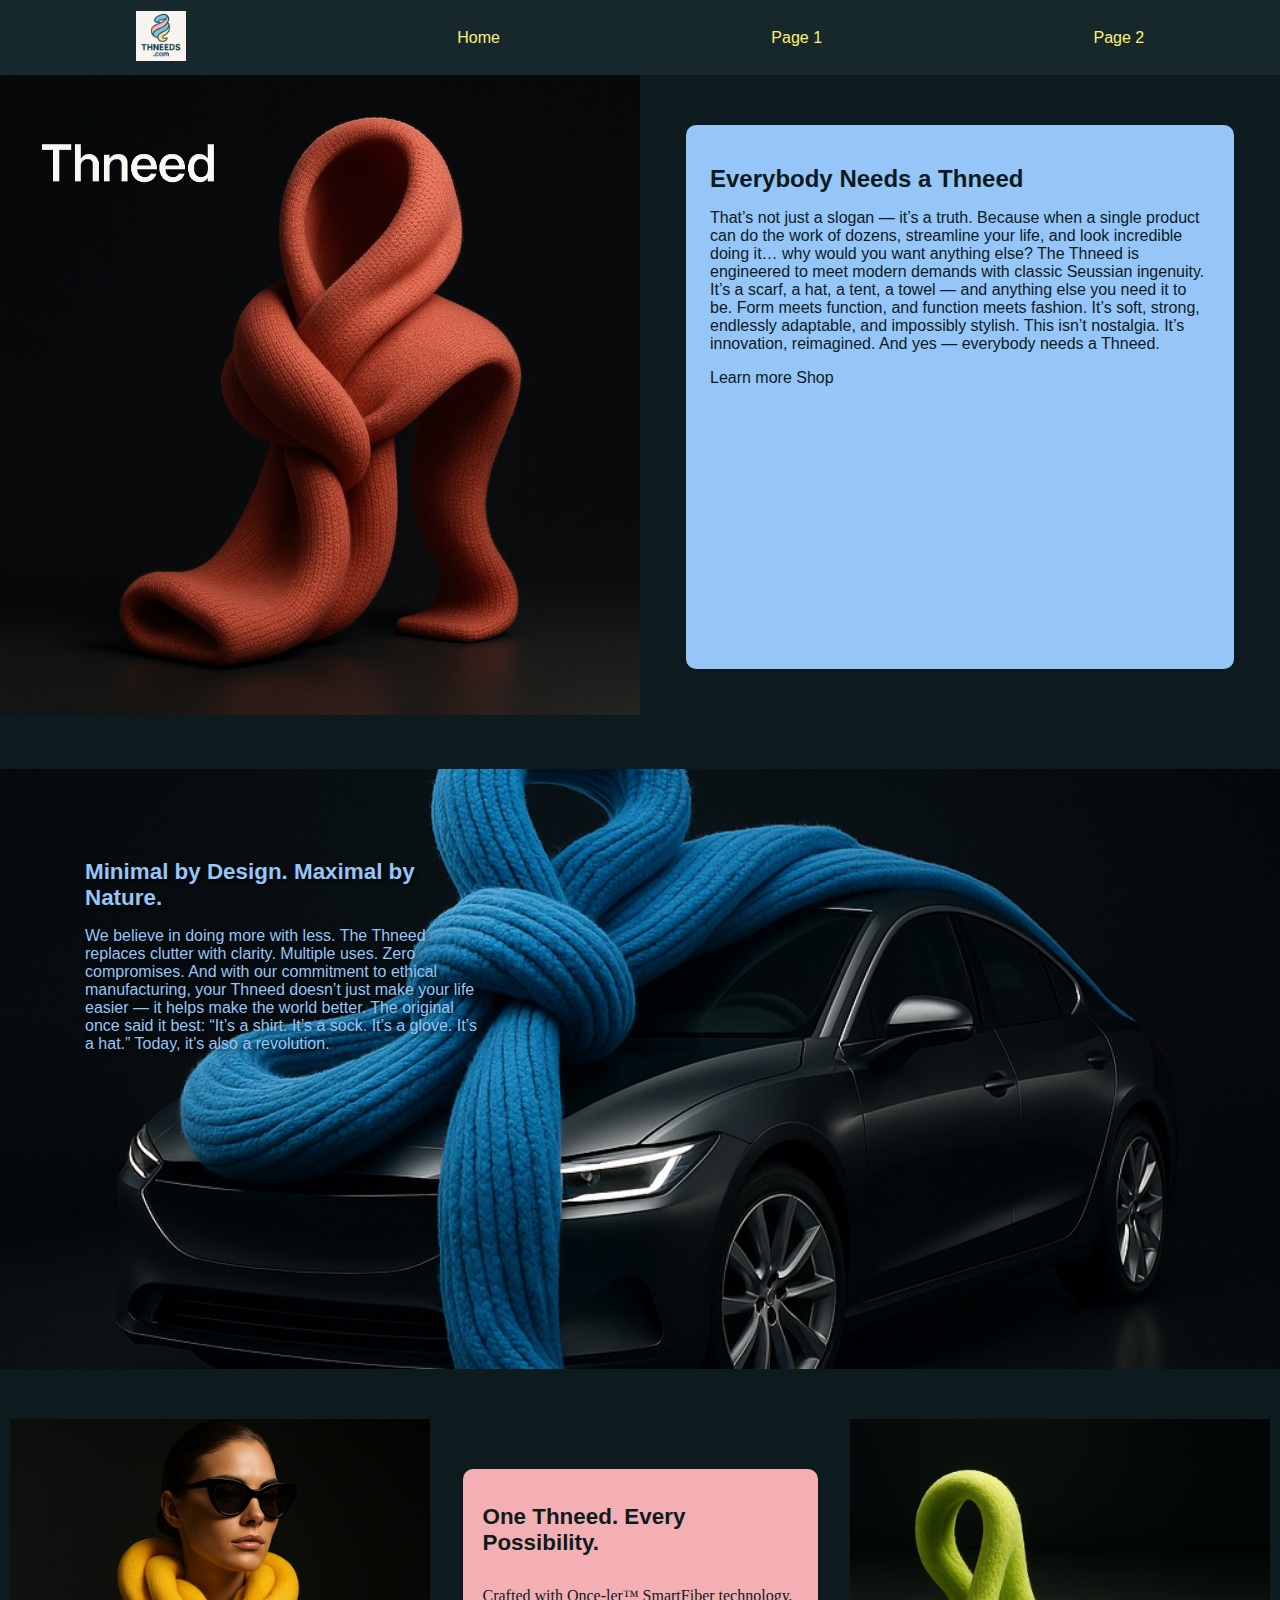
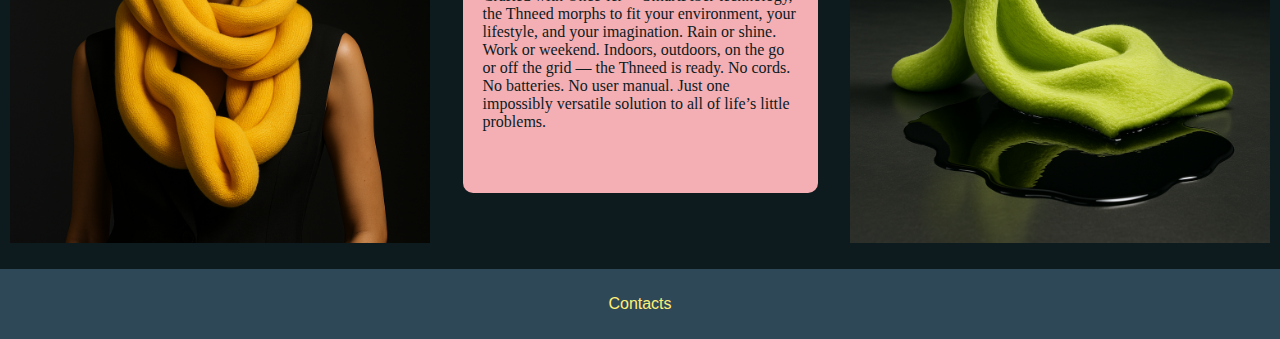
<file: index.html>
<!DOCTYPE html>
<html lang="en">
    <style>
        .third {
            display: block;
        margin: 10px;
    height: 200px;}
        .third img{
            width: 100%;
            height: 100%;
        }
        .mid_box{
            padding: 10px;
        }
        
    </style>
<head>
    <meta charset="UTF-8">
    <meta name="viewport" content="width=device-width, initial-scale=1.0">
    <title>Thneed</title>
    <link rel="stylesheet" href="style/style.css">
</head>
<body>
    <div>
        <header>
            <nav>
                <p id="logo_link" href="index.html">
                    <img class="logo" src="images/logo.jpeg" alt="THNEEDS LOGO">
                </p>
                <a href="index.html">Home</a>
                <a href="page_1.html">Page 1</a>
                <a href="page_2.html">Page 2</a>
            </nav>
        </header>
        <main>
            <div class="first">
                <div>
                    <img class="thneed" src="images/Thneed promo.jpeg">
                </div>
                <div class="thneed_box">
                    <h1 id="thneed_title">Everybody Needs a Thneed</h1>
                    <p id="thneed_paragraph">That’s not just a slogan — it’s a truth.
                    Because when a single product can do the work of dozens, streamline your life, and look incredible doing it… why would you want anything else?
                    The Thneed is engineered to meet modern demands with classic Seussian ingenuity. It’s a scarf, a hat, a tent, a towel — and anything else you need it to be. Form meets function, and function meets fashion. It’s soft, strong, endlessly adaptable, and impossibly stylish.
                    This isn’t nostalgia. It’s innovation, reimagined.
                    And yes — everybody needs a Thneed.
                    </p>

                    <a class="learn_more" href="page_1">Learn more</a>
                    <a class="Shop" href="page_2">Shop</a>
                </div>
            </div>

            <div class="second">    
                <div class="car_box">
                    <h1 id="car_title">Minimal by Design. Maximal by Nature.</h1>
                    <p id="car_paragraph">
                        We believe in doing more with less. The Thneed replaces clutter with clarity. Multiple uses. Zero compromises. And with our commitment to ethical manufacturing, your Thneed doesn’t just make your life easier — it helps make the world better.
                        The original once said it best:
                        “It’s a shirt. It’s a sock. It’s a glove. It’s a hat.”
                        Today, it’s also a revolution.
                    </p>
                </div>
            </div>
                
            <div class="third">
                <div>
                    <img class="fashion" src="images/fashion.jpeg" alt="thneed on person">
                </div>
                <div class="mid_box">
                    <h1 id="mid_title">One Thneed. Every Possibility.</h1>
                    <p id="mid_paragraph">
                        Crafted with Once-ler™ SmartFiber technology, the Thneed morphs to fit your environment, your lifestyle, and your imagination. Rain or shine. Work or weekend. Indoors, outdoors, on the go or off the grid — the Thneed is ready.
                        No cords. No batteries. No user manual.
                        Just one impossibly versatile solution to all of life’s little problems.
                    </p>
                </div>
                <div>
                <img class="oil" src="images/oil.jpeg" alt="thneed in oil">
                </div>
            </div>
        </main>

        <footer>
            <p>Contacts</p>
        </footer>
    </div>



</body>
</html>
</file>
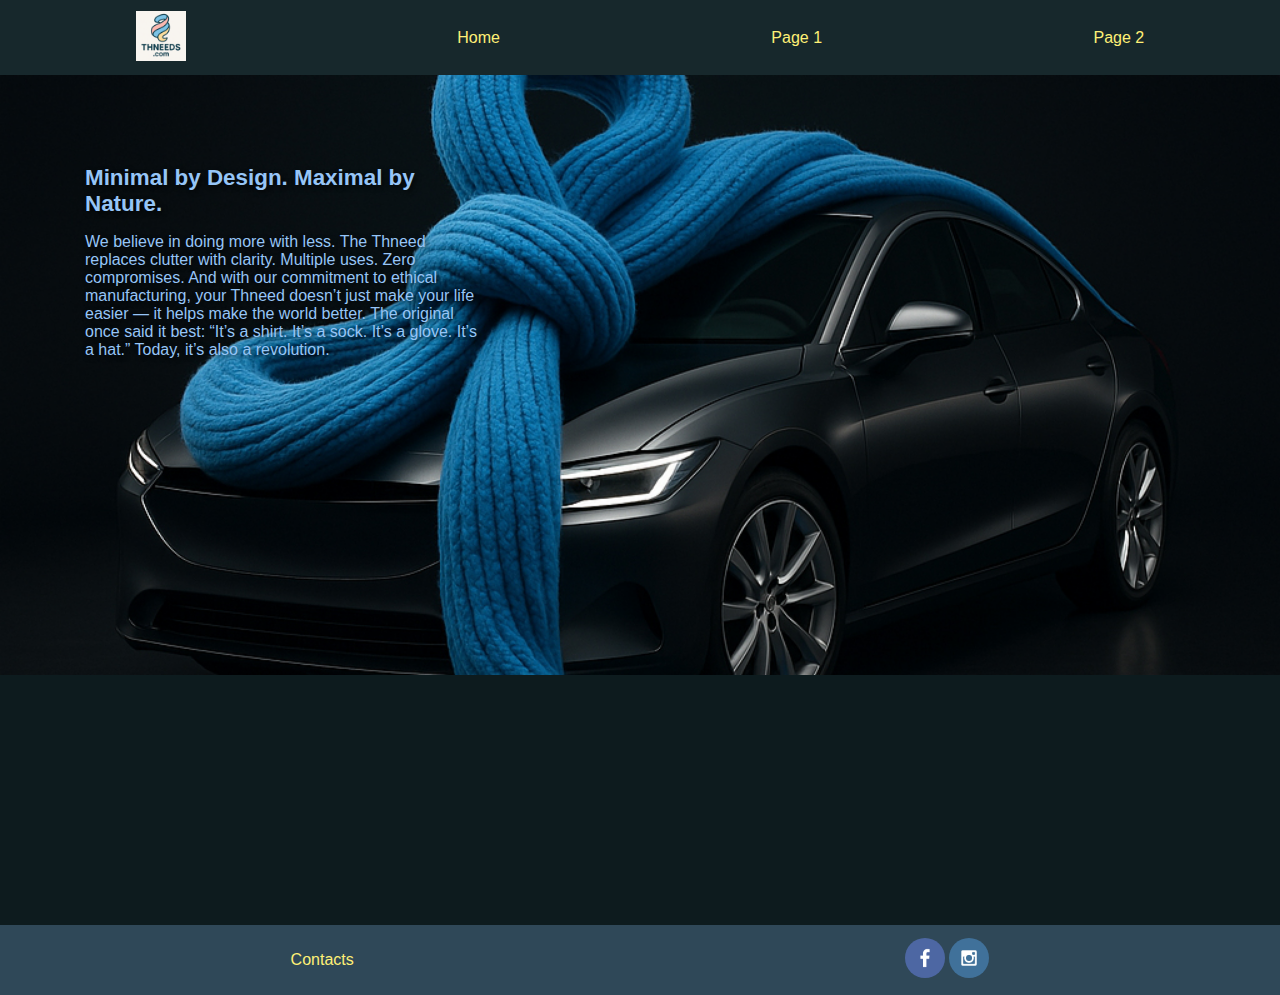
<file: page_1.html>
<!DOCTYPE html>
<html lang="en">
    <style>
        .third {
            display: block;
            margin: 10px;
            height: 200px;
        }
        .third img{
            width: 100%;
            height: 100%;
        }

        .mid_box{
            padding: 10px;
        }

    </style>
<head>
    <meta charset="UTF-8">
    <meta name="viewport" content="width=device-width, initial-scale=1.0">
    <title>Thneed</title>
    <link rel="stylesheet" href="style/style.css">
</head>
<body>
    <div>
        <header>
            <nav>
                <p id="logo_link" href="index.html">
                    <img class="logo" src="images/logo.jpeg" alt="THNEEDS LOGO">
                </p>
                <a href="index.html">Home</a>
                <a href="page_1.html">Page 1</a>
                <a href="page_2.html">Page 2</a>
            </nav>
        </header>
        <main>
            
            <div class="second">    
                <div class="car_box">
                    <h1 id="car_title">Minimal by Design. Maximal by Nature.</h1>
                    <p id="car_paragraph">
                        We believe in doing more with less. The Thneed replaces clutter with clarity. Multiple uses. Zero compromises. And with our commitment to ethical manufacturing, your Thneed doesn’t just make your life easier — it helps make the world better.
                        The original once said it best:
                        “It’s a shirt. It’s a sock. It’s a glove. It’s a hat.”
                        Today, it’s also a revolution.
                    </p>
                </div>
            </div>


        <footer>
            <p>Contacts</p>
            <div class="social">
                <a href="https://facebook.com" target="_blank"></a>
                <img src="images/facebook.png" alt="fb icon">
            </a>
            <a href="https://instagram.com" target="_blank"></a>
                <img src="images/instagram.png" alt="ig icon">
        </footer>
    </div>



</body>
</html>
</file>
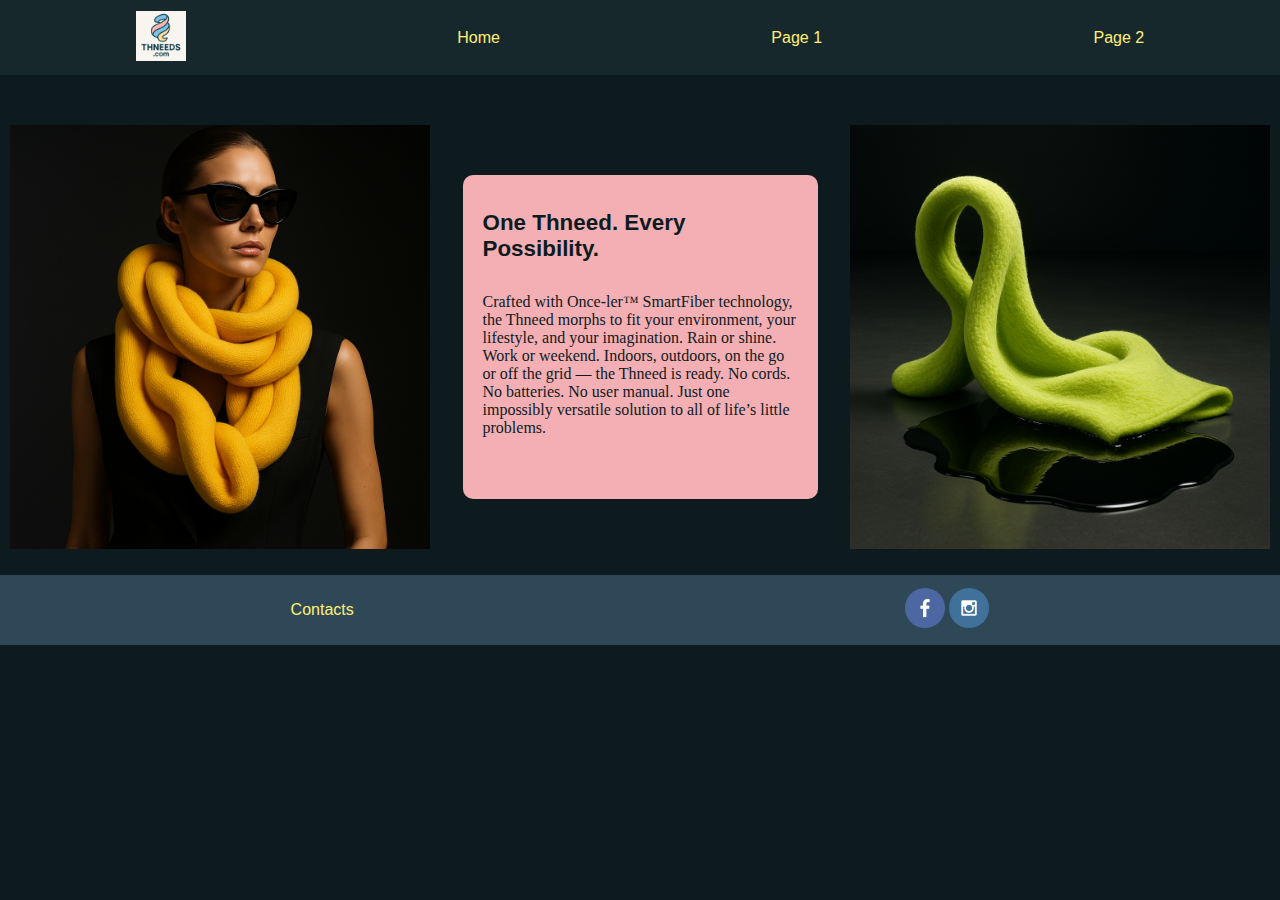
<file: page_2.html>
<!DOCTYPE html>
<html lang="en">
    <style>
        .third {
            display: block;
            margin: 10px;
            height: 200px;
        }
        .third img{
            width: 100%;
            height: 100%;
        }

        .mid_box{
            padding: 10px;
        }

    </style>
<head>
    <meta charset="UTF-8">
    <meta name="viewport" content="width=device-width, initial-scale=1.0">
    <title>Thneed</title>
    <link rel="stylesheet" href="style/style.css">
</head>
<body>
    <div>
        <header>
            <nav>
                <p id="logo_link" href="index.html">
                    <img class="logo" src="images/logo.jpeg" alt="THNEEDS LOGO">
                </p>
                <a href="index.html">Home</a>
                <a href="page_1.html">Page 1</a>
                <a href="page_2.html">Page 2</a>
            </nav>
        </header>
        <main>

            <div class="third">
                <div>
                    <img class="fashion" src="images/fashion.jpeg" alt="thneed on person">
                </div>
                <div class="mid_box">
                    <h1 id="mid_title">One Thneed. Every Possibility.</h1>
                    <p id="mid_paragraph">
                        Crafted with Once-ler™ SmartFiber technology, the Thneed morphs to fit your environment, your lifestyle, and your imagination. Rain or shine. Work or weekend. Indoors, outdoors, on the go or off the grid — the Thneed is ready.
                        No cords. No batteries. No user manual.
                        Just one impossibly versatile solution to all of life’s little problems.
                    </p>
                </div>
                <div>
                <img class="oil" src="images/oil.jpeg" alt="thneed in oil">
                </div>
            </div>
        </main>

        <footer>
            <p>Contacts</p>
            <div class="social">
                <a href="https://facebook.com" target="_blank"></a>
                <img src="images/facebook.png" alt="fb icon">
            </a>
            <a href="https://instagram.com" target="_blank"></a>
                <img src="images/instagram.png" alt="ig icon">
        </footer>
    </div>



</body>
</html>
</file>
<file: style/style.css>
body {
    background-color: #0d1b1e;
    max-width: 1600px;
    margin: 0 auto;
    padding: 0;
}


.logo {
    width: 50px;
    height: 50px;
}

header {
    background-color: #17282c;
}

header a {
    color: #fff076;
    text-decoration: none;
    font-family: "SF Pro Display", "SF Pro Icons", 
    "Helvetica Neue", Helvetica, Arial, sans-serif;
}

nav {
    display: flex;
    justify-content: space-around;
    margin: 0;
    align-items: center;
    height: 75px;
}



/* MAIN CONTENT */

/*thneed box */
/* William */
.first {
    display: grid;
    grid-template-columns: 1fr 1fr;
    margin-bottom: 50px;
}

.thneed_container {
    display: flex;
    flex-direction: column;
    align-items: center;
    gap: 1rem; /* space between box and buttons */
}

.thneed_box {
    background-color: #96c5f7;
    padding: 1.5rem;
    border-radius: 10px;
    max-width: 500px;
    text-align: left;
    margin: 50px auto;
    font-family: "SF Pro Display", "SF Pro Icons", 
    "Helvetica Neue", Helvetica, Arial, sans-serif;
}

.thneed_buttons {
    display: flex;
    gap: 1rem;
}

.thneed_buttons a {
    background-color: #96C5F7;
    color: #0d1b1e;
    padding: 10px;
    border-radius: 5px;
    text-decoration: none;
    font-weight: bold;
    font-family: "SF Pro Display", "SF Pro Icons", 
    "Helvetica Neue", Helvetica, Arial, sans-serif;
}



#thneed_title {
    color: #0d1b1e;
    font-size: 150%;
    font-family: "SF Pro Display", "SF Pro Icons", 
    "Helvetica Neue", Helvetica, Arial, sans-serif;
    
}

#thneed_paragraph {
    color: #0d1b1e;
    font-family: "SF Pro Display", "SF Pro Icons", 
    "Helvetica Neue", Helvetica, Arial, sans-serif;
}

.thneed_box a {
    color: #0d1b1e;
    text-decoration: none;
}

.thneed {
    width: 100%;
}

/* car box */

.second {
    background-image: url(../images/car.jpg);
    background-repeat: no-repeat;
    background-size: cover;
    background-position: top;
    height: 600px;
}

.car_box {
    color: #96C5F7;
    width: 450px;
    padding-left: 35px; /* Use padding instead of margin */
    padding-top: 75px;  /* Adjust vertically if needed */
}

#car_title, #car_paragraph {
    padding-left: 50px;
    text-shadow: 2px 2px 5px rgba(0, 0, 0, 0.7); 
    font-family: "SF Pro Display", "SF Pro Icons", 
    "Helvetica Neue", Helvetica, Arial, sans-serif;
}

#car_title {
    font-size: 140%;
}


/* oil and fashoon box  */
/* Aaron */

.third {
    display: grid;
    grid-template-columns: 1fr 1fr 1fr;
    margin-top: 50px;
    
}

.mid_box {
    background-color: #F4AFB4;
    width: 75%;
    color: #0d1b1e;
    border-radius: 10px;
    margin: 50px auto;
}

#mid_title {
    font-size: 140%;
    font-family: "SF Pro Display", "SF Pro Icons", 
    "Helvetica Neue", Helvetica, Arial, sans-serif;
}

.third img{
    width: 100%;
    height: 100%
}
.mid_box{
    display: flex;
    flex-direction: column;
    align-items: center;
    padding: 20px;
}

footer {
    background-color: #17282c;
    height: 75px;
    margin-top: 250px;
}

footer {
    background-color: #2f4858;
    color: #ced0c7;
    padding: 10px 15px;
    margin-top: 250px;
    display: flex;
    justify-content: space-around;
    align-items: center;
    font-family: "SF Pro Display", "SF Pro Icons", 
    "Helvetica Neue", Helvetica, Arial, sans-serif;
    height: 50px;
}

footer p {
    color: #fff076
}

footer img {
    border-radius: 50%;
    width: 40px;
}
</file>
